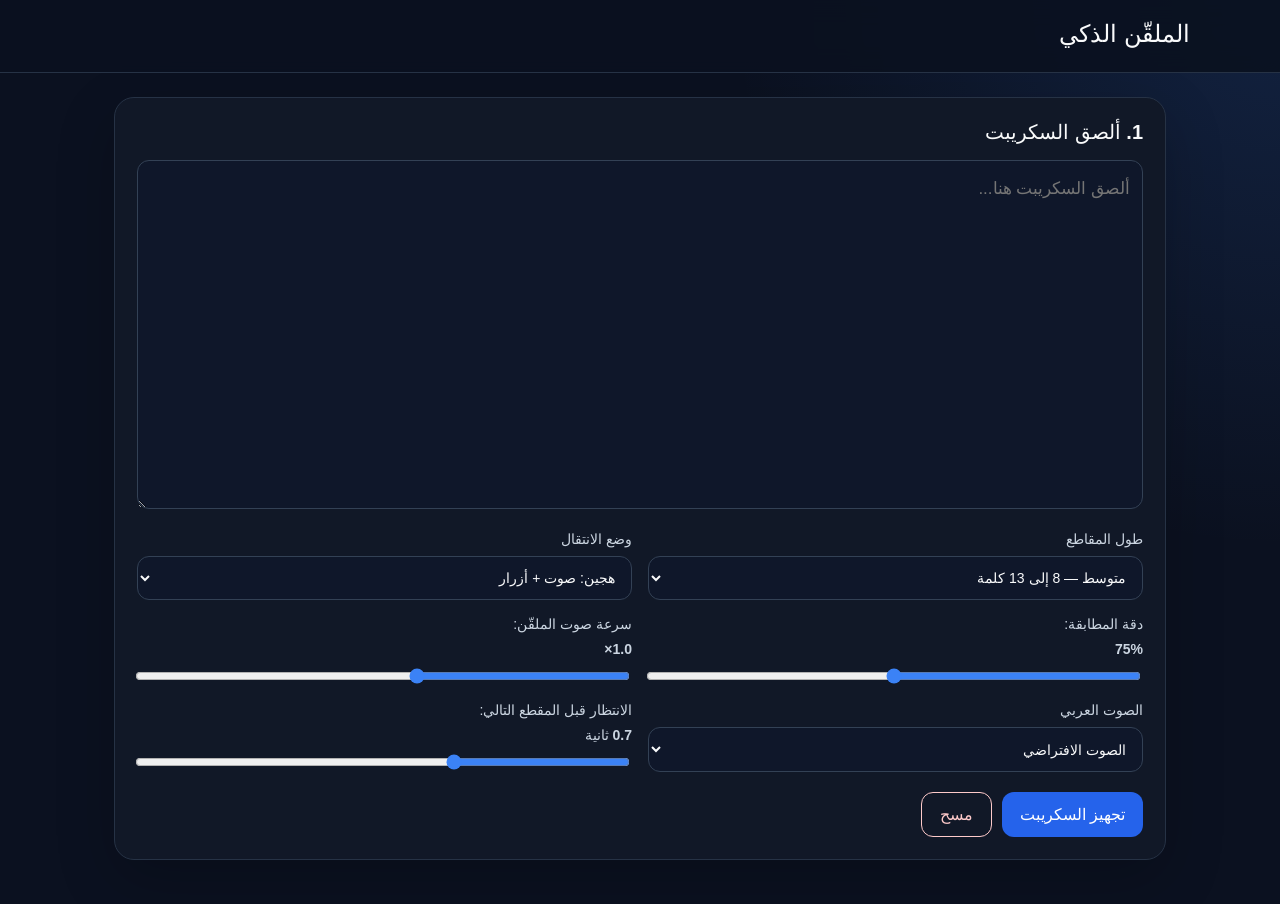
<file: index.html>
<!doctype html>
<html lang="ar" dir="rtl">
<head>
  <meta charset="utf-8" />
  <meta name="viewport" content="width=device-width, initial-scale=1, viewport-fit=cover" />
  <meta name="theme-color" content="#111827" />
  <meta name="description" content="ملقّن ذكي لصنّاع المحتوى: يسمع أداءك وينتقل إلى المقطع التالي." />
  <link rel="manifest" href="manifest.webmanifest" />
  <link rel="icon" href="icons/icon-192.png" />
  <link rel="stylesheet" href="styles.css" />
  <title>الملقّن الذكي</title>
</head>
<body>
  <header class="topbar">
    <div>
      <h1>الملقّن الذكي</h1>
    </div>
    <button id="installBtn" class="secondary hidden">تثبيت التطبيق</button>
  </header>

  <main class="container">
    <section id="editorScreen" class="screen active">
      <div class="card">
        <h2>1. ألصق السكريبت</h2>
        <textarea id="scriptInput" rows="10" placeholder="ألصق السكريبت هنا..."></textarea>

        <div class="grid settings-grid">
          <label>
            طول المقاطع
            <select id="chunkSize">
              <option value="short">قصير — 4 إلى 7 كلمات</option>
              <option value="medium" selected>متوسط — 8 إلى 13 كلمة</option>
              <option value="long">طويل — 14 إلى 20 كلمة</option>
            </select>
          </label>

          <label>
            وضع الانتقال
            <select id="modeSelect">
              <option value="auto">تلقائي بالصوت</option>
              <option value="hybrid" selected>هجين: صوت + أزرار</option>
              <option value="manual">يدوي فقط</option>
            </select>
          </label>

          <label>
            دقة المطابقة: <strong id="thresholdValue">75%</strong>
            <input id="threshold" type="range" min="50" max="100" value="75" />
          </label>

          <label>
            سرعة صوت الملقّن: <strong id="rateValue">1.0×</strong>
            <input id="speechRate" type="range" min="0.7" max="1.4" step="0.1" value="1" />
          </label>

          <label>
            الصوت العربي
            <select id="voiceSelect">
              <option value="">الصوت الافتراضي</option>
            </select>
          </label>

          <label>
            الانتظار قبل المقطع التالي: <strong id="delayValue">0.7 ثانية</strong>
            <input id="nextDelay" type="range" min="0" max="2" step="0.1" value="0.7" />
          </label>
        </div>

        <div class="actions">
          <button id="prepareBtn" class="primary">تجهيز السكريبت</button>
          <button id="clearBtn" class="danger ghost">مسح</button>
        </div>
      </div>

      <div id="segmentsCard" class="card hidden">
        <div class="section-heading">
          <div>
            <h2>2. راجع المقاطع</h2>
            <p>يمكنك تعديل كل مقطع قبل بدء التصوير.</p>
          </div>
          <span id="segmentsCount" class="badge">0 مقطع</span>
        </div>

        <div id="segmentsList" class="segments-list"></div>

        <div class="actions sticky-actions">
          <button id="startBtn" class="primary">بدء جلسة التلقين</button>
          <button id="addSegmentBtn" class="secondary">إضافة مقطع</button>
        </div>
      </div>
    </section>

    <section id="sessionScreen" class="screen">
      <div class="session-shell">
        <div class="session-top">
          <button id="backToEditBtn" class="secondary">العودة للتحرير</button>
          <div class="progress-wrap">
            <div class="progress-meta">
              <span id="progressText">1 / 1</span>
              <span id="matchText">المطابقة: —</span>
            </div>
            <div class="progress-bar"><span id="progressFill"></span></div>
          </div>
        </div>

        <div class="context-card previous">
          <span>السابق</span>
          <p id="previousSegment">—</p>
        </div>

        <div class="current-card">
          <div id="statusPill" class="status idle">جاهز</div>
          <p id="currentSegment">—</p>
          <div class="recognized">
            <span>ما سمعه التطبيق:</span>
            <strong id="recognizedText">—</strong>
          </div>
        </div>

        <div class="context-card next">
          <span>التالي</span>
          <p id="nextSegment">—</p>
        </div>

        <div class="session-actions">
          <button id="prevBtn" class="secondary big">السابق</button>
          <button id="repeatBtn" class="secondary big">إعادة</button>
          <button id="pauseBtn" class="primary big">ابدأ</button>
          <button id="nextBtn" class="secondary big">التالي</button>
        </div>

        <div class="tips">
          <strong>الأوامر الصوتية:</strong>
          <span>إعادة — رجوع — أكمل</span>
          <small>اختصارات الكمبيوتر: Space التالي، R إعادة، الأسهم للتنقل.</small>
        </div>

        <div id="supportWarning" class="warning hidden"></div>
      </div>
    </section>
  </main>

  <template id="segmentTemplate">
    <div class="segment-item">
      <span class="segment-number"></span>
      <textarea rows="2" class="segment-text"></textarea>
      <button class="delete-segment danger ghost" title="حذف">حذف</button>
    </div>
  </template>

  <script src="app.js"></script>
</body>
</html>
</file>
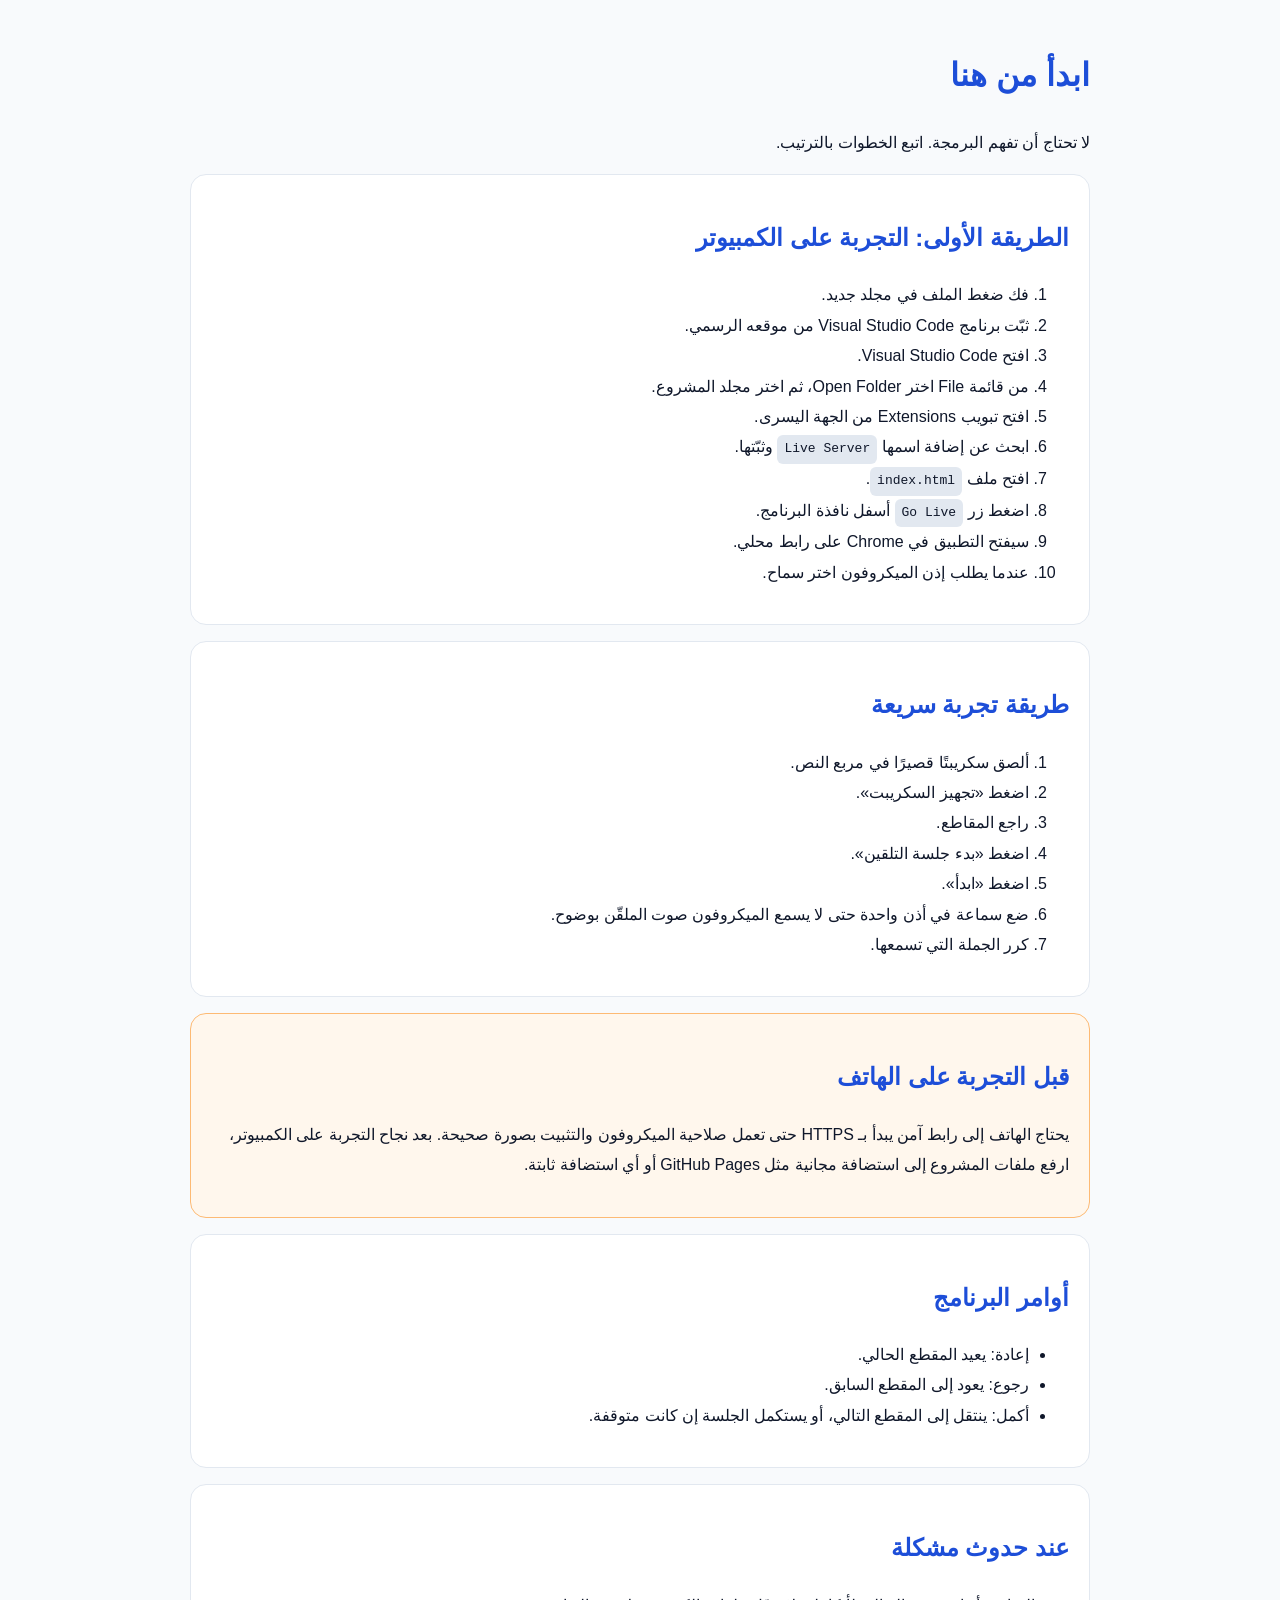
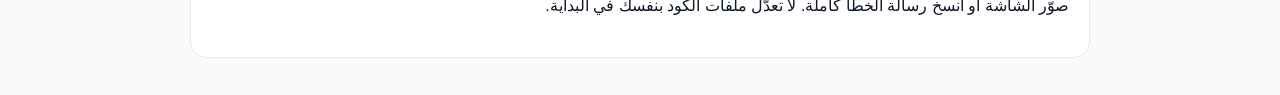
<file: START_HERE.html>
<!doctype html>
<html lang="ar" dir="rtl">
<head>
<meta charset="utf-8">
<meta name="viewport" content="width=device-width, initial-scale=1">
<title>ابدأ من هنا — الملقّن الذكي</title>
<style>
body{font-family:Arial,sans-serif;max-width:900px;margin:auto;padding:24px;line-height:1.9;background:#f8fafc;color:#0f172a}
section{background:white;border:1px solid #e2e8f0;border-radius:16px;padding:20px;margin:16px 0}
code{direction:ltr;display:inline-block;background:#e2e8f0;padding:2px 7px;border-radius:6px}
h1,h2{color:#1d4ed8}
.warning{background:#fff7ed;border-color:#fdba74}
</style>
</head>
<body>
<h1>ابدأ من هنا</h1>
<p>لا تحتاج أن تفهم البرمجة. اتبع الخطوات بالترتيب.</p>

<section>
<h2>الطريقة الأولى: التجربة على الكمبيوتر</h2>
<ol>
<li>فك ضغط الملف في مجلد جديد.</li>
<li>ثبّت برنامج Visual Studio Code من موقعه الرسمي.</li>
<li>افتح Visual Studio Code.</li>
<li>من قائمة File اختر Open Folder، ثم اختر مجلد المشروع.</li>
<li>افتح تبويب Extensions من الجهة اليسرى.</li>
<li>ابحث عن إضافة اسمها <code>Live Server</code> وثبّتها.</li>
<li>افتح ملف <code>index.html</code>.</li>
<li>اضغط زر <code>Go Live</code> أسفل نافذة البرنامج.</li>
<li>سيفتح التطبيق في Chrome على رابط محلي.</li>
<li>عندما يطلب إذن الميكروفون اختر سماح.</li>
</ol>
</section>

<section>
<h2>طريقة تجربة سريعة</h2>
<ol>
<li>ألصق سكريبتًا قصيرًا في مربع النص.</li>
<li>اضغط «تجهيز السكريبت».</li>
<li>راجع المقاطع.</li>
<li>اضغط «بدء جلسة التلقين».</li>
<li>اضغط «ابدأ».</li>
<li>ضع سماعة في أذن واحدة حتى لا يسمع الميكروفون صوت الملقّن بوضوح.</li>
<li>كرر الجملة التي تسمعها.</li>
</ol>
</section>

<section class="warning">
<h2>قبل التجربة على الهاتف</h2>
<p>يحتاج الهاتف إلى رابط آمن يبدأ بـ HTTPS حتى تعمل صلاحية الميكروفون والتثبيت بصورة صحيحة. بعد نجاح التجربة على الكمبيوتر، ارفع ملفات المشروع إلى استضافة مجانية مثل GitHub Pages أو أي استضافة ثابتة.</p>
</section>

<section>
<h2>أوامر البرنامج</h2>
<ul>
<li>إعادة: يعيد المقطع الحالي.</li>
<li>رجوع: يعود إلى المقطع السابق.</li>
<li>أكمل: ينتقل إلى المقطع التالي، أو يستكمل الجلسة إن كانت متوقفة.</li>
</ul>
</section>

<section>
<h2>عند حدوث مشكلة</h2>
<p>صوّر الشاشة أو انسخ رسالة الخطأ كاملة. لا تعدّل ملفات الكود بنفسك في البداية.</p>
</section>
</body>
</html>
</file>
<file: styles.css>
* { box-sizing: border-box; }
:root {
  font-family: Arial, "Segoe UI", sans-serif;
  color: #f9fafb;
  background: #0b1120;
  font-synthesis: none;
}
body {
  margin: 0;
  min-height: 100vh;
  background:
    radial-gradient(circle at top right, rgba(59,130,246,.15), transparent 35%),
    #0b1120;
}
button, textarea, select, input { font: inherit; }
button { cursor: pointer; }
.topbar {
  display: flex;
  align-items: center;
  justify-content: space-between;
  gap: 16px;
  padding: 20px max(20px, calc((100vw - 1100px)/2));
  border-bottom: 1px solid #263245;
  background: rgba(11,17,32,.9);
  position: sticky;
  top: 0;
  z-index: 20;
  backdrop-filter: blur(12px);
}
.topbar h1 { margin: 0 0 4px; font-size: 24px; }
.topbar p { margin: 0; color: #94a3b8; font-size: 14px; }
.container { width: min(1100px, 100%); margin: auto; padding: 24px; }
.screen { display: none; }
.screen.active { display: block; }
.card {
  background: #111827;
  border: 1px solid #263245;
  border-radius: 20px;
  padding: 22px;
  margin-bottom: 20px;
  box-shadow: 0 20px 60px rgba(0,0,0,.2);
}
h2 { margin: 0 0 16px; font-size: 20px; }
textarea, select {
  width: 100%;
  color: #f9fafb;
  background: #0f172a;
  border: 1px solid #334155;
  border-radius: 12px;
  padding: 12px;
  outline: none;
}
textarea:focus, select:focus, input:focus {
  border-color: #60a5fa;
  box-shadow: 0 0 0 3px rgba(96,165,250,.15);
}
#scriptInput { resize: vertical; line-height: 1.9; font-size: 17px; }
.grid { display: grid; gap: 16px; }
.settings-grid {
  grid-template-columns: repeat(2, minmax(0,1fr));
  margin-top: 18px;
}
label { display: grid; gap: 9px; color: #cbd5e1; font-size: 14px; }
input[type="range"] { width: 100%; accent-color: #3b82f6; }
.actions {
  display: flex;
  flex-wrap: wrap;
  gap: 10px;
  margin-top: 20px;
}
button {
  border: 0;
  border-radius: 12px;
  padding: 12px 18px;
  font-weight: 700;
}
.primary { color: white; background: #2563eb; }
.primary:hover { background: #1d4ed8; }
.secondary { color: #e2e8f0; background: #263245; }
.secondary:hover { background: #334155; }
.danger { color: #fecaca; background: #7f1d1d; }
.ghost { background: transparent; border: 1px solid currentColor; }
.hidden { display: none !important; }
.section-heading {
  display: flex;
  justify-content: space-between;
  align-items: start;
  gap: 16px;
}
.section-heading p { color: #94a3b8; margin: -8px 0 16px; }
.badge {
  white-space: nowrap;
  background: #1e3a8a;
  color: #bfdbfe;
  border-radius: 99px;
  padding: 7px 12px;
  font-size: 13px;
}
.segments-list { display: grid; gap: 10px; }
.segment-item {
  display: grid;
  grid-template-columns: 40px 1fr auto;
  gap: 10px;
  align-items: center;
  padding: 10px;
  border-radius: 14px;
  background: #0f172a;
  border: 1px solid #253247;
}
.segment-number {
  display: grid;
  place-items: center;
  width: 34px;
  height: 34px;
  border-radius: 50%;
  background: #1e293b;
  color: #93c5fd;
  font-weight: bold;
}
.segment-text { resize: vertical; line-height: 1.6; }
.sticky-actions {
  position: sticky;
  bottom: 10px;
  padding: 12px;
  border-radius: 16px;
  background: rgba(17,24,39,.95);
  backdrop-filter: blur(8px);
  border: 1px solid #334155;
}
.session-shell { display: grid; gap: 16px; }
.session-top { display: flex; align-items: center; gap: 20px; }
.progress-wrap { flex: 1; }
.progress-meta { display: flex; justify-content: space-between; color: #cbd5e1; font-size: 13px; margin-bottom: 7px; }
.progress-bar { height: 9px; background: #1e293b; border-radius: 99px; overflow: hidden; }
.progress-bar span { display: block; height: 100%; width: 0; background: #3b82f6; transition: width .25s ease; }
.context-card, .current-card {
  border: 1px solid #263245;
  border-radius: 18px;
  padding: 18px;
}
.context-card { background: rgba(17,24,39,.7); color: #94a3b8; }
.context-card span { font-size: 12px; color: #64748b; }
.context-card p { margin: 8px 0 0; line-height: 1.6; }
.current-card {
  min-height: 310px;
  display: grid;
  align-content: center;
  text-align: center;
  background: #111827;
  position: relative;
  overflow: hidden;
}
.current-card::before {
  content: "";
  position: absolute;
  inset: 0;
  background: radial-gradient(circle at center, rgba(37,99,235,.12), transparent 55%);
  pointer-events: none;
}
.current-card > * { position: relative; }
.current-card > p {
  font-size: clamp(28px, 5vw, 58px);
  line-height: 1.55;
  margin: 28px auto;
  max-width: 900px;
  font-weight: 800;
}
.status {
  justify-self: center;
  border-radius: 99px;
  padding: 8px 14px;
  font-size: 13px;
  font-weight: bold;
}
.status.idle { background: #1e293b; color: #cbd5e1; }
.status.speaking { background: #5b21b6; color: #ede9fe; }
.status.listening { background: #065f46; color: #d1fae5; }
.status.comparing { background: #92400e; color: #fef3c7; }
.status.paused { background: #7f1d1d; color: #fee2e2; }
.recognized {
  display: grid;
  gap: 6px;
  color: #94a3b8;
  border-top: 1px solid #263245;
  padding-top: 14px;
}
.recognized strong { color: #e2e8f0; min-height: 22px; }
.session-actions {
  display: grid;
  grid-template-columns: repeat(4, 1fr);
  gap: 10px;
}
.big { min-height: 58px; font-size: 17px; }
.tips {
  display: grid;
  gap: 6px;
  padding: 15px;
  border-radius: 14px;
  background: #0f172a;
  color: #cbd5e1;
  text-align: center;
}
.tips small { color: #64748b; }
.warning {
  border: 1px solid #f59e0b;
  background: rgba(146,64,14,.25);
  color: #fde68a;
  padding: 14px;
  border-radius: 14px;
  line-height: 1.7;
}
@media (max-width: 700px) {
  .container { padding: 14px; }
  .topbar { padding: 14px; }
  .settings-grid { grid-template-columns: 1fr; }
  .session-top { align-items: stretch; flex-direction: column; }
  .session-actions { grid-template-columns: repeat(2, 1fr); }
  .segment-item { grid-template-columns: 32px 1fr; }
  .delete-segment { grid-column: 2; justify-self: start; }
  .current-card { min-height: 280px; padding: 16px; }
  .current-card > p { font-size: clamp(26px, 8vw, 42px); }
}
</file>
